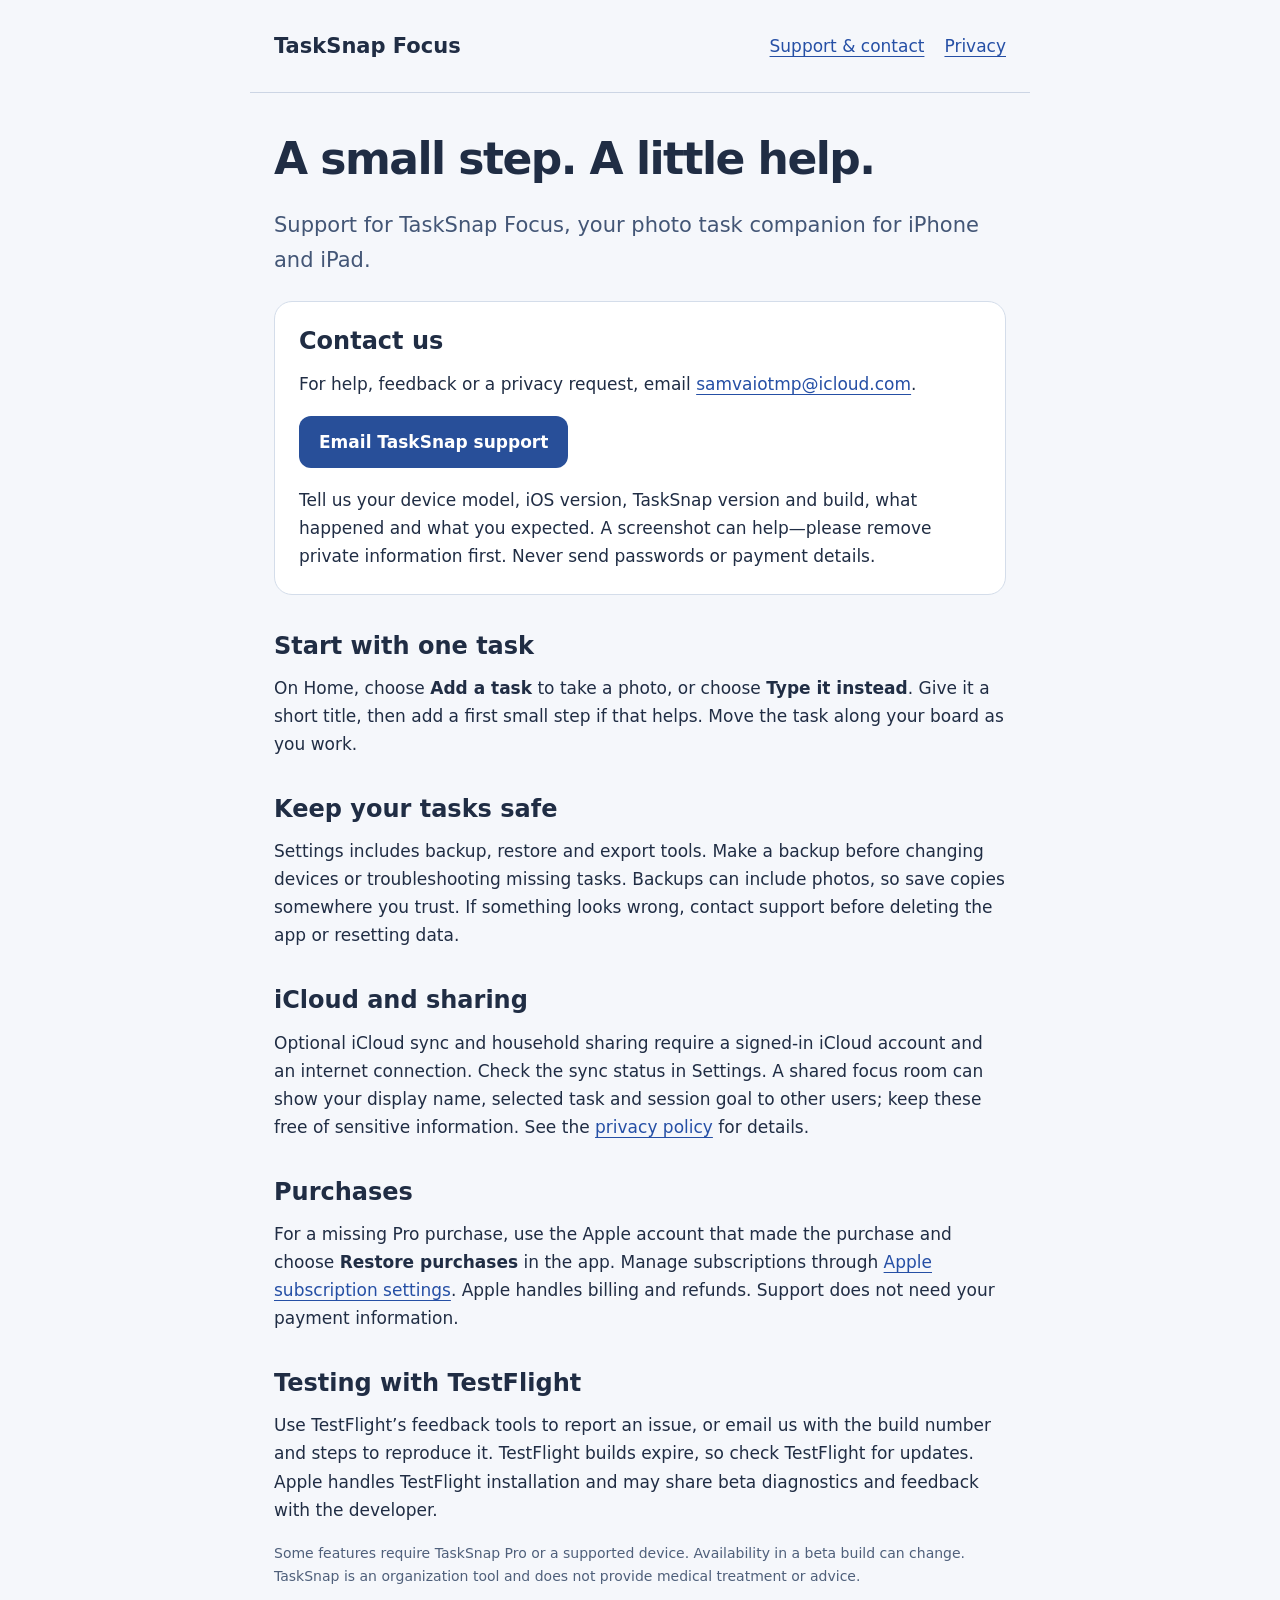
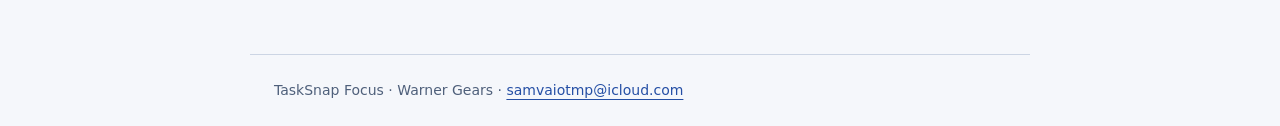
<file: index.html>
<!doctype html><html lang="en"><head><meta charset="utf-8"><meta name="viewport" content="width=device-width, initial-scale=1"><meta name="description" content="Support & contact for TaskSnap Focus, the photo task companion for iPhone and iPad."><title>Support & contact · TaskSnap Focus</title><link rel="canonical" href="https://samvaio00.github.io/tasksnap-support/"><link rel="stylesheet" href="style.css"></head><body><a class="skip" href="#main">Skip to content</a><header><a class="brand" href="./">TaskSnap Focus</a><nav aria-label="Support pages"><a href="./">Support &amp; contact</a><a href="privacy.html">Privacy</a></nav></header><main id="main"><h1>A small step. A little help.</h1><p class="intro">Support for TaskSnap Focus, your photo task companion for iPhone and iPad.</p><section class="card"><h2>Contact us</h2><p>For help, feedback or a privacy request, email <a href="mailto:samvaiotmp@icloud.com">samvaiotmp@icloud.com</a>.</p><a class="button" href="mailto:samvaiotmp@icloud.com?subject=TaskSnap%20support">Email TaskSnap support</a><p style="margin-top:18px;margin-bottom:0">Tell us your device model, iOS version, TaskSnap version and build, what happened and what you expected. A screenshot can help—please remove private information first. Never send passwords or payment details.</p></section><h2>Start with one task</h2><p>On Home, choose <strong>Add a task</strong> to take a photo, or choose <strong>Type it instead</strong>. Give it a short title, then add a first small step if that helps. Move the task along your board as you work.</p><h2>Keep your tasks safe</h2><p>Settings includes backup, restore and export tools. Make a backup before changing devices or troubleshooting missing tasks. Backups can include photos, so save copies somewhere you trust. If something looks wrong, contact support before deleting the app or resetting data.</p><h2>iCloud and sharing</h2><p>Optional iCloud sync and household sharing require a signed-in iCloud account and an internet connection. Check the sync status in Settings. A shared focus room can show your display name, selected task and session goal to other users; keep these free of sensitive information. See the <a href="privacy.html">privacy policy</a> for details.</p><h2>Purchases</h2><p>For a missing Pro purchase, use the Apple account that made the purchase and choose <strong>Restore purchases</strong> in the app. Manage subscriptions through <a href="https://apps.apple.com/account/subscriptions">Apple subscription settings</a>. Apple handles billing and refunds. Support does not need your payment information.</p><h2>Testing with TestFlight</h2><p>Use TestFlight’s feedback tools to report an issue, or email us with the build number and steps to reproduce it. TestFlight builds expire, so check TestFlight for updates. Apple handles TestFlight installation and may share beta diagnostics and feedback with the developer.</p><p class="note">Some features require TaskSnap Pro or a supported device. Availability in a beta build can change. TaskSnap is an organization tool and does not provide medical treatment or advice.</p></main><footer>TaskSnap Focus · Warner Gears · <a href="mailto:samvaiotmp@icloud.com">samvaiotmp@icloud.com</a></footer></body></html>
</file>
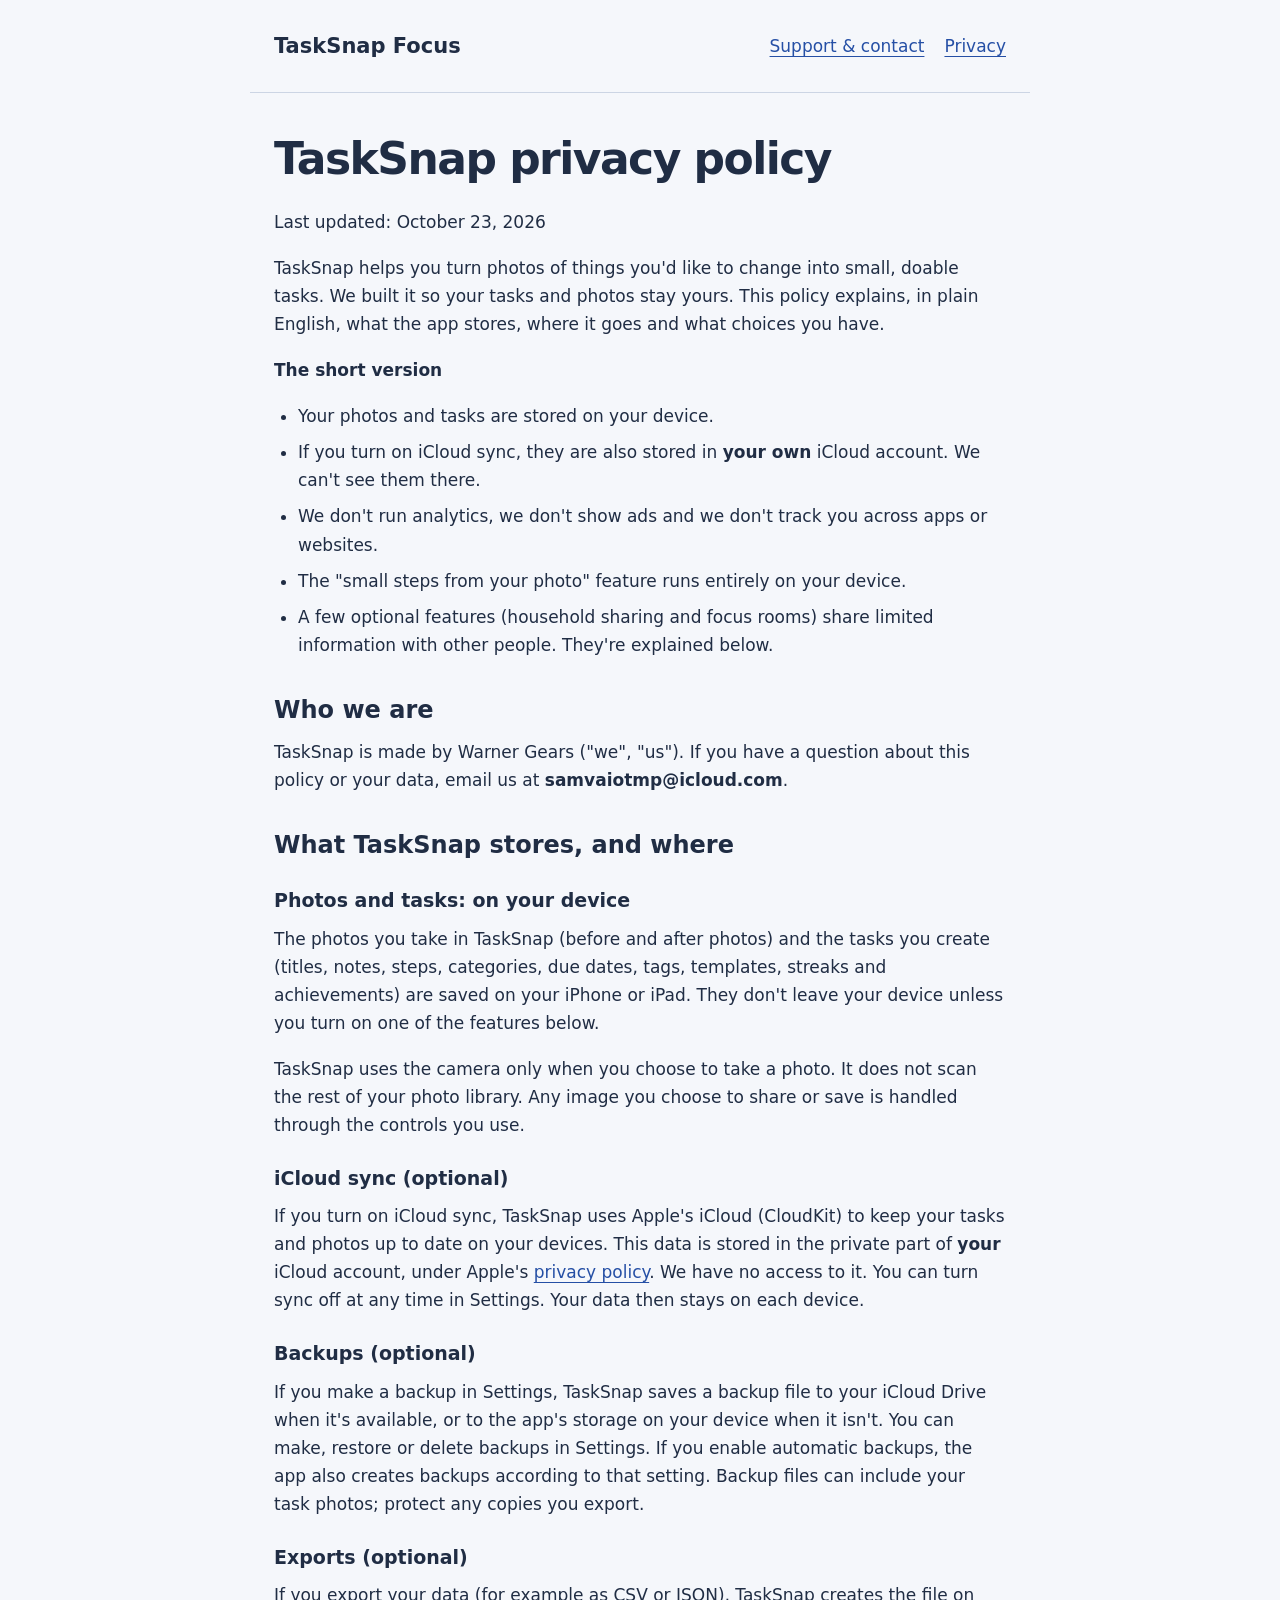
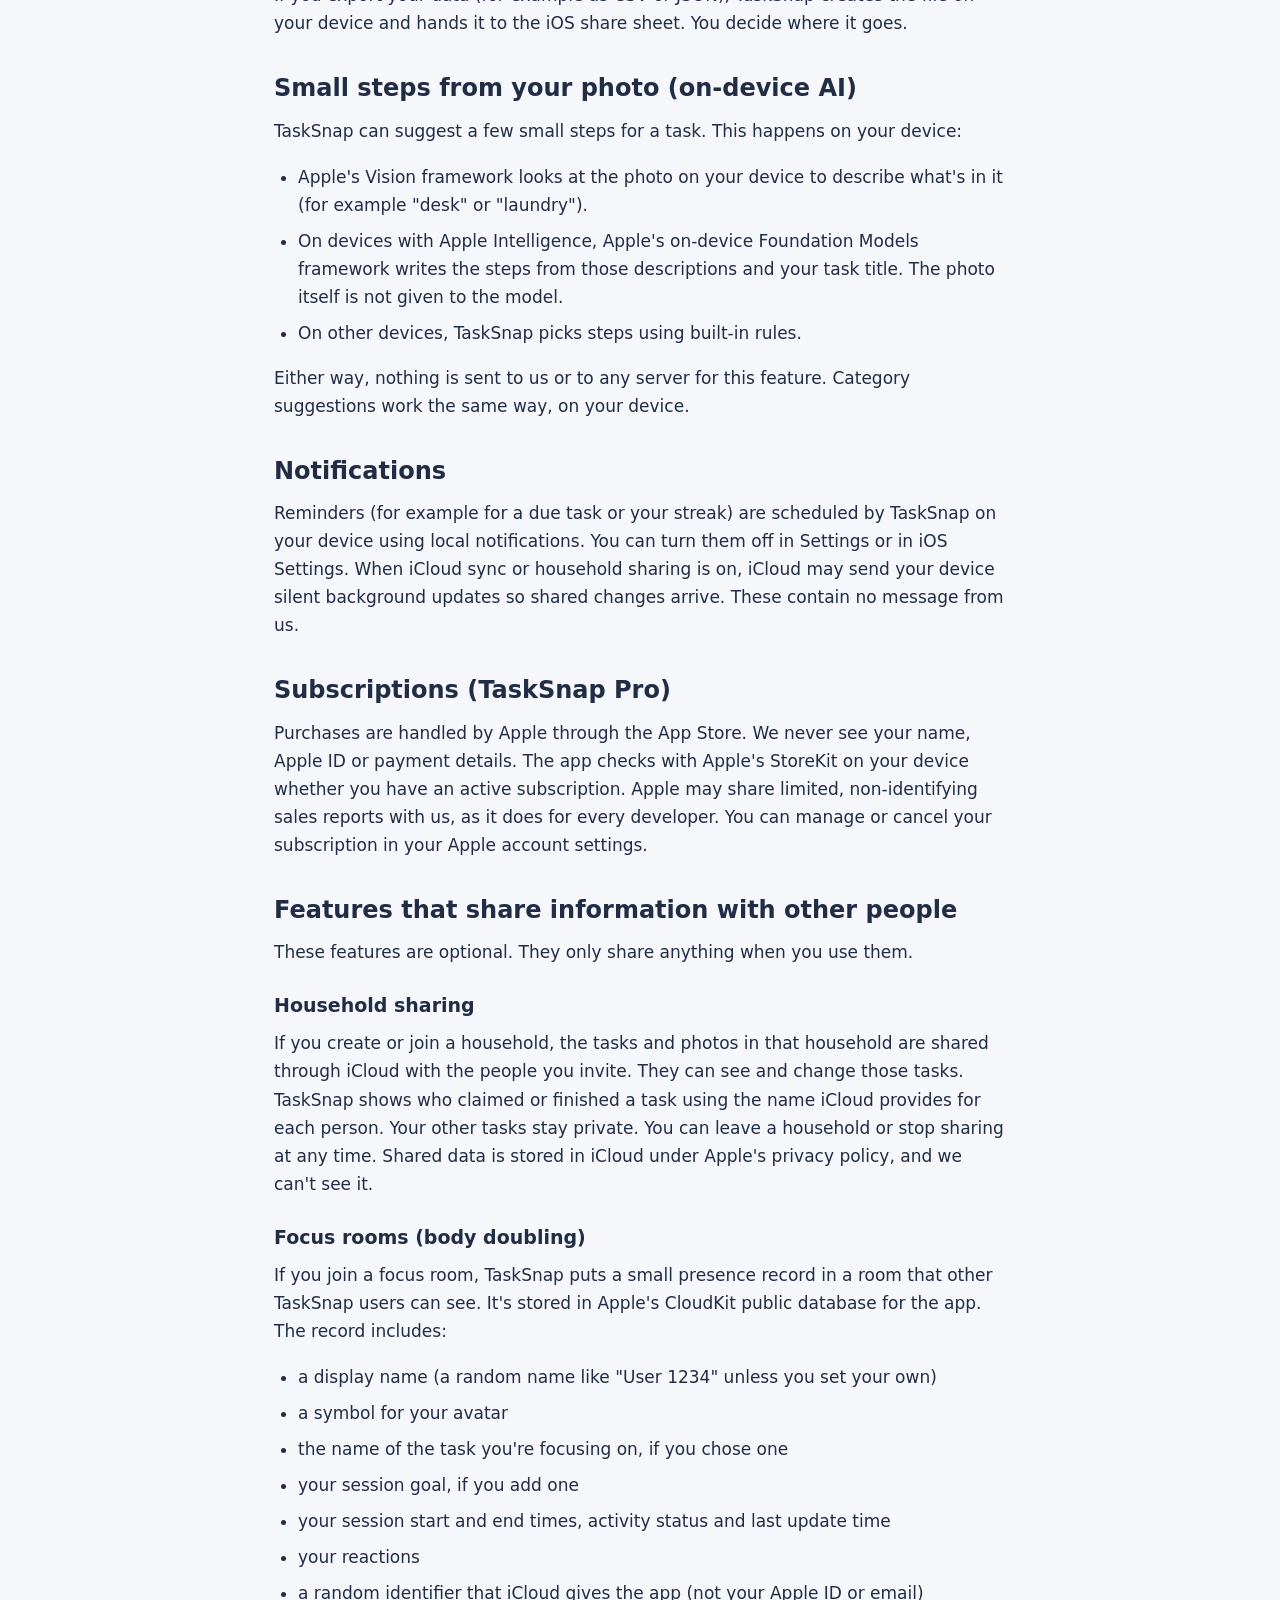
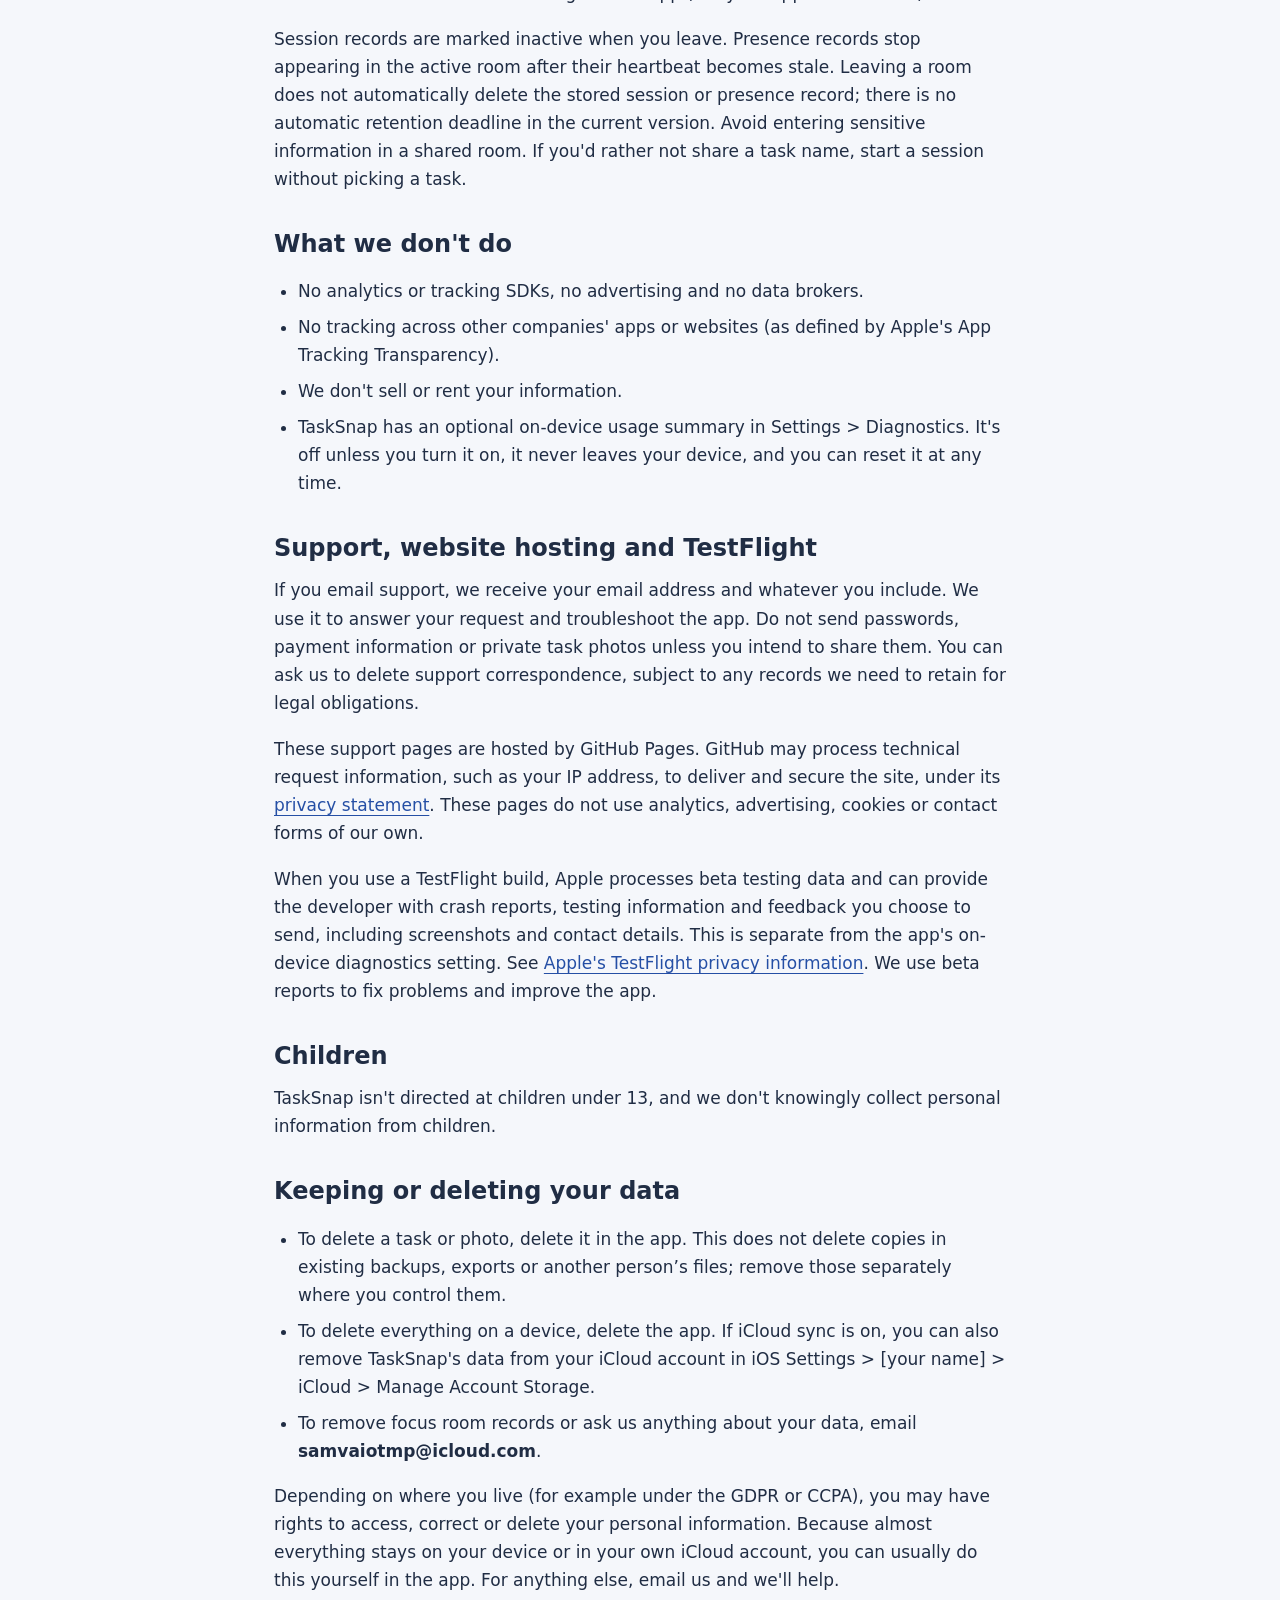
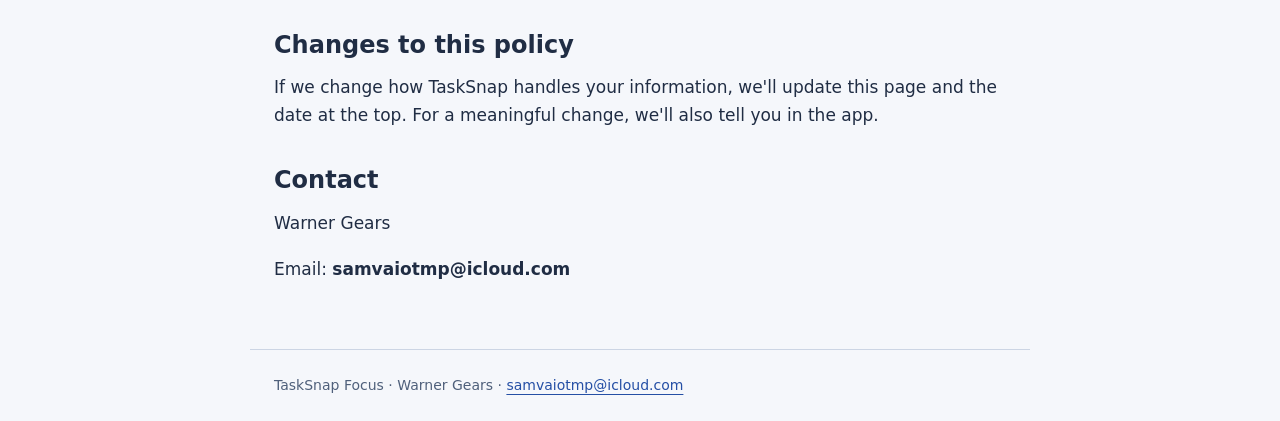
<file: privacy.html>
<!doctype html><html lang="en"><head><meta charset="utf-8"><meta name="viewport" content="width=device-width, initial-scale=1"><meta name="description" content="Privacy policy for TaskSnap Focus, the photo task companion for iPhone and iPad."><title>Privacy policy · TaskSnap Focus</title><link rel="canonical" href="https://samvaio00.github.io/tasksnap-support/privacy.html"><link rel="stylesheet" href="style.css"></head><body><a class="skip" href="#main">Skip to content</a><header><a class="brand" href="./">TaskSnap Focus</a><nav aria-label="Support pages"><a href="./">Support &amp; contact</a><a href="privacy.html">Privacy</a></nav></header><main id="main"><h1>TaskSnap privacy policy</h1>
<p>Last updated: October 23, 2026</p>
<p>TaskSnap helps you turn photos of things you&#x27;d like to change into small, doable tasks. We built it so your tasks and photos stay yours. This policy explains, in plain English, what the app stores, where it goes and what choices you have.</p>
<p><strong>The short version</strong></p>
<ul>
<li>Your photos and tasks are stored on your device.</li>
<li>If you turn on iCloud sync, they are also stored in <strong>your own</strong> iCloud account. We can&#x27;t see them there.</li>
<li>We don&#x27;t run analytics, we don&#x27;t show ads and we don&#x27;t track you across apps or websites.</li>
<li>The &quot;small steps from your photo&quot; feature runs entirely on your device.</li>
<li>A few optional features (household sharing and focus rooms) share limited information with other people. They&#x27;re explained below.</li>
</ul>
<h2>Who we are</h2>
<p>TaskSnap is made by Warner Gears (&quot;we&quot;, &quot;us&quot;). If you have a question about this policy or your data, email us at <strong>samvaiotmp@icloud.com</strong>.</p>
<h2>What TaskSnap stores, and where</h2>
<h3>Photos and tasks: on your device</h3>
<p>The photos you take in TaskSnap (before and after photos) and the tasks you create (titles, notes, steps, categories, due dates, tags, templates, streaks and achievements) are saved on your iPhone or iPad. They don&#x27;t leave your device unless you turn on one of the features below.</p>
<p>TaskSnap uses the camera only when you choose to take a photo. It does not scan the rest of your photo library. Any image you choose to share or save is handled through the controls you use.</p>
<h3>iCloud sync (optional)</h3>
<p>If you turn on iCloud sync, TaskSnap uses Apple&#x27;s iCloud (CloudKit) to keep your tasks and photos up to date on your devices. This data is stored in the private part of <strong>your</strong> iCloud account, under Apple&#x27;s <a href="https://www.apple.com/legal/privacy/">privacy policy</a>. We have no access to it. You can turn sync off at any time in Settings. Your data then stays on each device.</p>
<h3>Backups (optional)</h3>
<p>If you make a backup in Settings, TaskSnap saves a backup file to your iCloud Drive when it&#x27;s available, or to the app&#x27;s storage on your device when it isn&#x27;t. You can make, restore or delete backups in Settings. If you enable automatic backups, the app also creates backups according to that setting. Backup files can include your task photos; protect any copies you export.</p>
<h3>Exports (optional)</h3>
<p>If you export your data (for example as CSV or JSON), TaskSnap creates the file on your device and hands it to the iOS share sheet. You decide where it goes.</p>
<h2>Small steps from your photo (on-device AI)</h2>
<p>TaskSnap can suggest a few small steps for a task. This happens on your device:</p>
<ul>
<li>Apple&#x27;s Vision framework looks at the photo on your device to describe what&#x27;s in it (for example &quot;desk&quot; or &quot;laundry&quot;).</li>
<li>On devices with Apple Intelligence, Apple&#x27;s on-device Foundation Models framework writes the steps from those descriptions and your task title. The photo itself is not given to the model.</li>
<li>On other devices, TaskSnap picks steps using built-in rules.</li>
</ul>
<p>Either way, nothing is sent to us or to any server for this feature. Category suggestions work the same way, on your device.</p>
<h2>Notifications</h2>
<p>Reminders (for example for a due task or your streak) are scheduled by TaskSnap on your device using local notifications. You can turn them off in Settings or in iOS Settings. When iCloud sync or household sharing is on, iCloud may send your device silent background updates so shared changes arrive. These contain no message from us.</p>
<h2>Subscriptions (TaskSnap Pro)</h2>
<p>Purchases are handled by Apple through the App Store. We never see your name, Apple ID or payment details. The app checks with Apple&#x27;s StoreKit on your device whether you have an active subscription. Apple may share limited, non-identifying sales reports with us, as it does for every developer. You can manage or cancel your subscription in your Apple account settings.</p>
<h2>Features that share information with other people</h2>
<p>These features are optional. They only share anything when you use them.</p>
<h3>Household sharing</h3>
<p>If you create or join a household, the tasks and photos in that household are shared through iCloud with the people you invite. They can see and change those tasks. TaskSnap shows who claimed or finished a task using the name iCloud provides for each person. Your other tasks stay private. You can leave a household or stop sharing at any time. Shared data is stored in iCloud under Apple&#x27;s privacy policy, and we can&#x27;t see it.</p>
<h3>Focus rooms (body doubling)</h3>
<p>If you join a focus room, TaskSnap puts a small presence record in a room that other TaskSnap users can see. It&#x27;s stored in Apple&#x27;s CloudKit public database for the app. The record includes:</p>
<ul>
<li>a display name (a random name like &quot;User 1234&quot; unless you set your own)</li>
<li>a symbol for your avatar</li>
<li>the name of the task you&#x27;re focusing on, if you chose one</li>
<li>your session goal, if you add one</li>
<li>your session start and end times, activity status and last update time</li>
<li>your reactions</li>
<li>a random identifier that iCloud gives the app (not your Apple ID or email)</li>
</ul>
<p>Session records are marked inactive when you leave. Presence records stop appearing in the active room after their heartbeat becomes stale. Leaving a room does not automatically delete the stored session or presence record; there is no automatic retention deadline in the current version. Avoid entering sensitive information in a shared room. If you&#x27;d rather not share a task name, start a session without picking a task.</p>
<h2>What we don&#x27;t do</h2>
<ul>
<li>No analytics or tracking SDKs, no advertising and no data brokers.</li>
<li>No tracking across other companies&#x27; apps or websites (as defined by Apple&#x27;s App Tracking Transparency).</li>
<li>We don&#x27;t sell or rent your information.</li>
<li>TaskSnap has an optional on-device usage summary in Settings &gt; Diagnostics. It&#x27;s off unless you turn it on, it never leaves your device, and you can reset it at any time.</li>
</ul>
<h2>Support, website hosting and TestFlight</h2>
<p>If you email support, we receive your email address and whatever you include. We use it to answer your request and troubleshoot the app. Do not send passwords, payment information or private task photos unless you intend to share them. You can ask us to delete support correspondence, subject to any records we need to retain for legal obligations.</p>
<p>These support pages are hosted by GitHub Pages. GitHub may process technical request information, such as your IP address, to deliver and secure the site, under its <a href="https://docs.github.com/en/site-policy/privacy-policies/github-general-privacy-statement">privacy statement</a>. These pages do not use analytics, advertising, cookies or contact forms of our own.</p>
<p>When you use a TestFlight build, Apple processes beta testing data and can provide the developer with crash reports, testing information and feedback you choose to send, including screenshots and contact details. This is separate from the app&#x27;s on-device diagnostics setting. See <a href="https://testflight.apple.com/#privacy-data">Apple&#x27;s TestFlight privacy information</a>. We use beta reports to fix problems and improve the app.</p>
<h2>Children</h2>
<p>TaskSnap isn&#x27;t directed at children under 13, and we don&#x27;t knowingly collect personal information from children.</p>
<h2>Keeping or deleting your data</h2>
<ul>
<li>To delete a task or photo, delete it in the app. This does not delete copies in existing backups, exports or another person’s files; remove those separately where you control them.</li>
<li>To delete everything on a device, delete the app. If iCloud sync is on, you can also remove TaskSnap&#x27;s data from your iCloud account in iOS Settings &gt; [your name] &gt; iCloud &gt; Manage Account Storage.</li>
<li>To remove focus room records or ask us anything about your data, email <strong>samvaiotmp@icloud.com</strong>.</li>
</ul>
<p>Depending on where you live (for example under the GDPR or CCPA), you may have rights to access, correct or delete your personal information. Because almost everything stays on your device or in your own iCloud account, you can usually do this yourself in the app. For anything else, email us and we&#x27;ll help.</p>
<h2>Changes to this policy</h2>
<p>If we change how TaskSnap handles your information, we&#x27;ll update this page and the date at the top. For a meaningful change, we&#x27;ll also tell you in the app.</p>
<h2>Contact</h2>
<p>Warner Gears</p>
<p>Email: <strong>samvaiotmp@icloud.com</strong></p></main><footer>TaskSnap Focus · Warner Gears · <a href="mailto:samvaiotmp@icloud.com">samvaiotmp@icloud.com</a></footer></body></html>
</file>
<file: style.css>
*{box-sizing:border-box}html{color-scheme:light dark}body{margin:0;font:17px/1.65 system-ui,-apple-system,sans-serif;background:#f5f7fb;color:#202d44}a{color:#254fa5;text-underline-offset:4px;overflow-wrap:anywhere}a:focus-visible,summary:focus-visible{outline:3px solid #7359a6;outline-offset:5px}header,main,footer{max-width:780px;margin:auto;padding:24px}header{display:flex;justify-content:space-between;align-items:center;gap:16px;flex-wrap:wrap;border-bottom:1px solid #ccd5e4}.brand{font-size:21px;font-weight:750;text-decoration:none;color:inherit}nav{display:flex;gap:20px}nav a{display:inline-block;padding:8px 0}main{padding-top:40px;padding-bottom:48px}h1{font-size:clamp(32px,6vw,44px);line-height:1.16;letter-spacing:-.035em;margin:0 0 24px}h2{font-size:24px;line-height:1.3;margin:36px 0 12px}h3{font-size:19px;margin:24px 0 8px}p{margin:0 0 18px}li{margin:8px 0}ul{padding-left:24px}.intro{font-size:21px;color:#435676}.card{background:#fff;border:1px solid #d4ddea;border-radius:18px;padding:24px;margin:24px 0}.card h2{margin-top:0}.button{display:inline-block;padding:12px 20px;background:#284f99;color:white;border-radius:12px;font-weight:650;text-decoration:none;min-height:48px}.note,footer{font-size:14px;color:#4f607b}footer{border-top:1px solid #ccd5e4}.skip{position:absolute;top:-100px;left:20px;background:white;padding:10px}.skip:focus{top:8px}@media(max-width:480px){header,main,footer{padding-left:20px;padding-right:20px}nav{gap:16px}.card{padding:20px}}@media(prefers-color-scheme:dark){body{background:#141c2b;color:#edf1fa}a{color:#a6c6ff}.intro,.note,footer{color:#bdcce3}.card{background:#1e293d;border-color:#40516b}header,footer{border-color:#40516b}.button{background:#a6c6ff;color:#142440}.skip{background:#1e293d}}
</file>
